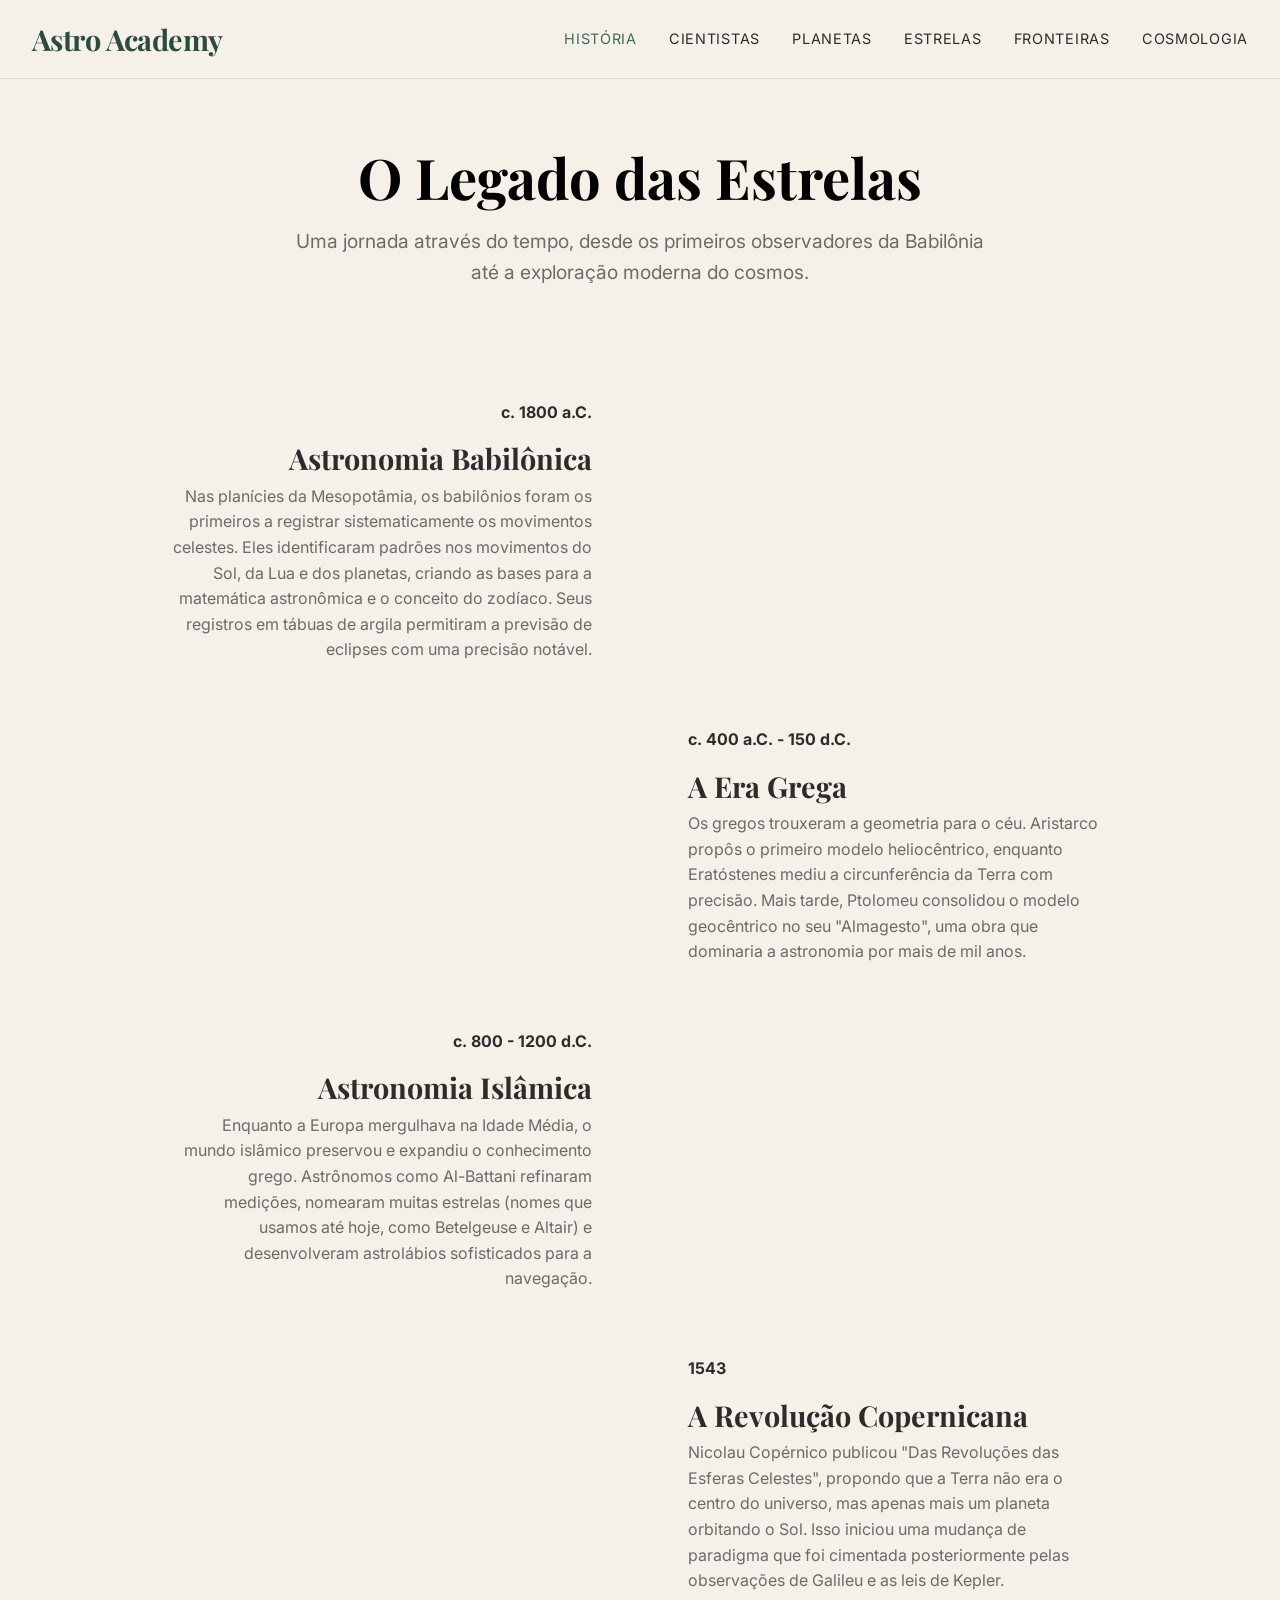
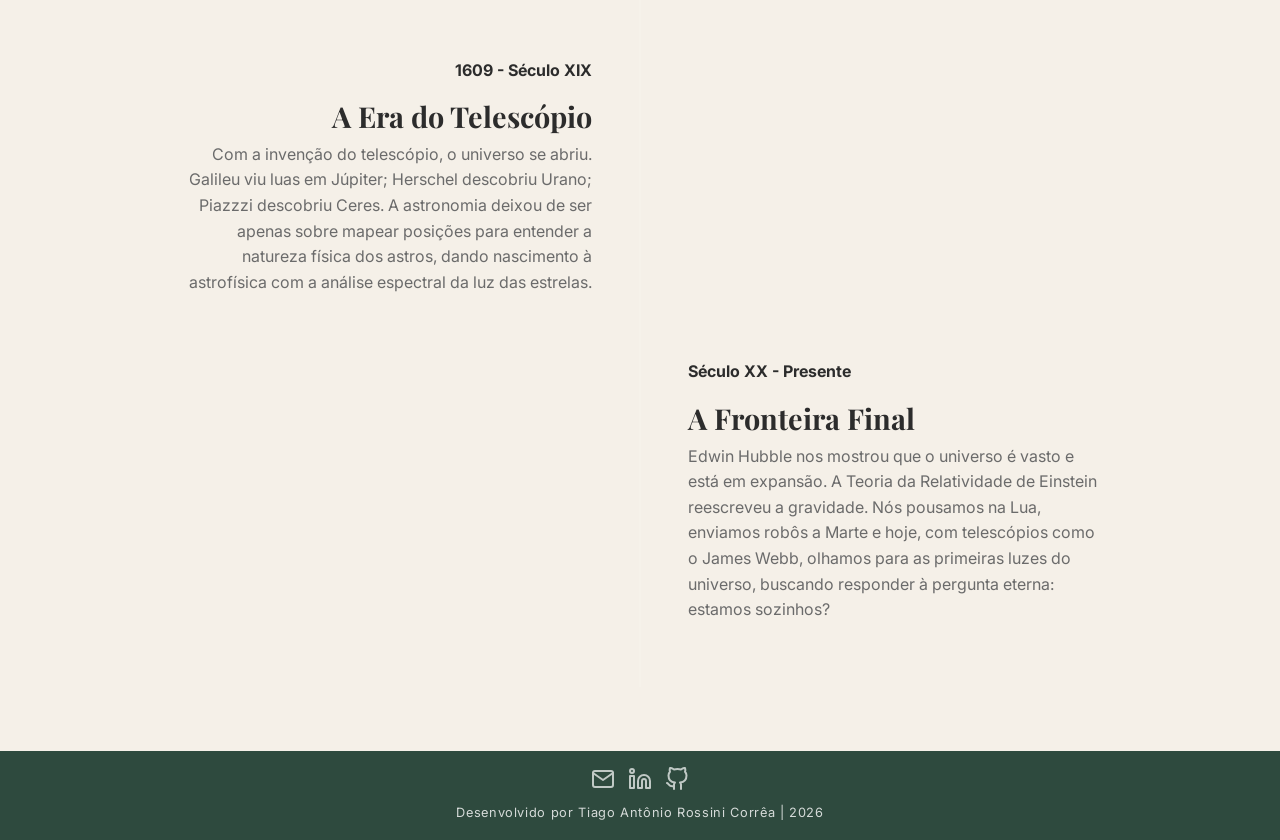
<file: index.html>
<!DOCTYPE html>
<html lang="pt-BR">
<head>
    <meta charset="UTF-8">
    <meta name="viewport" content="width=device-width, initial-scale=1.0">
    <title>Astro Academy - História da Astronomia</title>
    <link rel="stylesheet" href="css/styles.css">
    <style>
        /* Specific styles for history page */
        .history-hero {
            padding: 4rem 2rem;
            max-width: 1200px;
            margin: 0 auto;
            text-align: center;
        }

        .history-hero h1 {
            font-size: 3.5rem;
            margin-bottom: 1rem;
            color: #000000; /* Black text requested */
            background: none;
            -webkit-background-clip: border-box;
            background-clip: border-box;
            -webkit-text-fill-color: initial;
        }

        .history-hero p {
            font-size: 1.2rem;
            color: var(--text-muted);
            max-width: 700px;
            margin: 0 auto 3rem auto;
        }

        .timeline-section {
            max-width: 1000px;
            margin: 0 auto 4rem auto;
            padding: 0 2rem;
            position: relative;
        }

        .timeline-section::before {
            content: '';
            position: absolute;
            left: 50%;
            top: 0;
            bottom: 0;
            width: 2px;
            background: rgba(255,255,255,0.1);
            transform: translateX(-50%);
        }

        .timeline-item {
            margin-bottom: 4rem;
            position: relative;
            width: 50%;
        }

        .timeline-item:nth-child(odd) {
            left: 0;
            padding-right: 3rem;
            text-align: right;
        }

        .timeline-item:nth-child(even) {
            left: 50%;
            padding-left: 3rem;
            text-align: left;
        }

        .timeline-dot {
            position: absolute;
            top: 0;
            width: 20px;
            height: 20px;
            background: var(--accent-color);
            border-radius: 50%;
            border: 4px solid var(--bg-dark);
            z-index: 2;
        }

        .timeline-item:nth-child(odd) .timeline-dot {
            right: -10px;
        }

        .timeline-item:nth-child(even) .timeline-dot {
            left: -10px;
        }

        .timeline-content h2 {
            font-size: 1.8rem;
            color: var(--text-light);
            margin-bottom: 0.5rem;
        }

        .timeline-content .date {
            color: var(--accent-color);
            font-weight: bold;
            display: block;
            margin-bottom: 1rem;
        }

        .timeline-content p {
            line-height: 1.6;
            color: var(--text-muted);
        }

        @media (max-width: 768px) {
            .timeline-section::before {
                left: 20px;
            }
            .timeline-item {
                width: 100%;
                left: 0 !important;
                padding-left: 50px !important;
                padding-right: 0 !important;
                text-align: left !important;
            }
            .timeline-dot {
                left: 10px !important;
            }
        }
    </style>
</head>
<body>
    <nav class="main-nav">
        <a href="index.html" class="brand">Astro Academy</a>
        <button class="hamburger">☰</button>
        <ul class="nav-links">
            <li><a href="index.html" class="active">História</a></li>
            <li><a href="cientistas.html">Cientistas</a></li>
            <li><a href="planetas.html">Planetas</a></li>
            <li><a href="estrelas.html">Estrelas</a></li>
            <li><a href="nuvem-oort-kuiper.html">Fronteiras</a></li>
            <li><a href="cosmologia.html">Cosmologia</a></li>
        </ul>
    </nav>

    <header class="history-hero fade-in">
        <h1>O Legado das Estrelas</h1>
        <p>Uma jornada através do tempo, desde os primeiros observadores da Babilônia até a exploração moderna do cosmos.</p>
    </header>

    <main class="timeline-section fade-in">
        <!-- Babilônia -->
        <div class="timeline-item">
            <div class="timeline-dot"></div>
            <div class="timeline-content">
                <span class="date">c. 1800 a.C.</span>
                <h2>Astronomia Babilônica</h2>
                <p>
                    Nas planícies da Mesopotâmia, os babilônios foram os primeiros a registrar sistematicamente os movimentos celestes. 
                    Eles identificaram padrões nos movimentos do Sol, da Lua e dos planetas, criando as bases para a matemática astronômica 
                    e o conceito do zodíaco. Seus registros em tábuas de argila permitiram a previsão de eclipses com uma precisão notável.
                </p>
            </div>
        </div>

        <!-- Grécia Antiga -->
        <div class="timeline-item">
            <div class="timeline-dot"></div>
            <div class="timeline-content">
                <span class="date">c. 400 a.C. - 150 d.C.</span>
                <h2>A Era Grega</h2>
                <p>
                    Os gregos trouxeram a geometria para o céu. Aristarco propôs o primeiro modelo heliocêntrico, enquanto Eratóstenes mediu 
                    a circunferência da Terra com precisão. Mais tarde, Ptolomeu consolidou o modelo geocêntrico no seu "Almagesto", 
                    uma obra que dominaria a astronomia por mais de mil anos.
                </p>
            </div>
        </div>

        <!-- Idade de Ouro Islâmica -->
        <div class="timeline-item">
            <div class="timeline-dot"></div>
            <div class="timeline-content">
                <span class="date">c. 800 - 1200 d.C.</span>
                <h2>Astronomia Islâmica</h2>
                <p>
                    Enquanto a Europa mergulhava na Idade Média, o mundo islâmico preservou e expandiu o conhecimento grego. 
                    Astrônomos como Al-Battani refinaram medições, nomearam muitas estrelas (nomes que usamos até hoje, como Betelgeuse e Altair) 
                    e desenvolveram astrolábios sofisticados para a navegação.
                </p>
            </div>
        </div>

        <!-- Revolução Copernicana -->
        <div class="timeline-item">
            <div class="timeline-dot"></div>
            <div class="timeline-content">
                <span class="date">1543</span>
                <h2>A Revolução Copernicana</h2>
                <p>
                    Nicolau Copérnico publicou "Das Revoluções das Esferas Celestes", propondo que a Terra não era o centro do universo, 
                    mas apenas mais um planeta orbitando o Sol. Isso iniciou uma mudança de paradigma que foi cimentada posteriormente 
                    pelas observações de Galileu e as leis de Kepler.
                </p>
            </div>
        </div>

        <!-- A Era do Telescópio -->
        <div class="timeline-item">
            <div class="timeline-dot"></div>
            <div class="timeline-content">
                <span class="date">1609 - Século XIX</span>
                <h2>A Era do Telescópio</h2>
                <p>
                    Com a invenção do telescópio, o universo se abriu. Galileu viu luas em Júpiter; Herschel descobriu Urano; 
                    Piazzzi descobriu Ceres. A astronomia deixou de ser apenas sobre mapear posições para entender a natureza física dos astros, 
                    dando nascimento à astrofísica com a análise espectral da luz das estrelas.
                </p>
            </div>
        </div>

        <!-- Astronomia Moderna -->
        <div class="timeline-item">
            <div class="timeline-dot"></div>
            <div class="timeline-content">
                <span class="date">Século XX - Presente</span>
                <h2>A Fronteira Final</h2>
                <p>
                    Edwin Hubble nos mostrou que o universo é vasto e está em expansão. A Teoria da Relatividade de Einstein reescreveu a gravidade. 
                    Nós pousamos na Lua, enviamos robôs a Marte e hoje, com telescópios como o James Webb, olhamos para as primeiras luzes do universo, 
                    buscando responder à pergunta eterna: estamos sozinhos?
                </p>
            </div>
        </div>
    </main>

    <script src="js/main.js"></script>
    <script src="js/footer.js"></script>
</body>
</body>
</html>
</file>
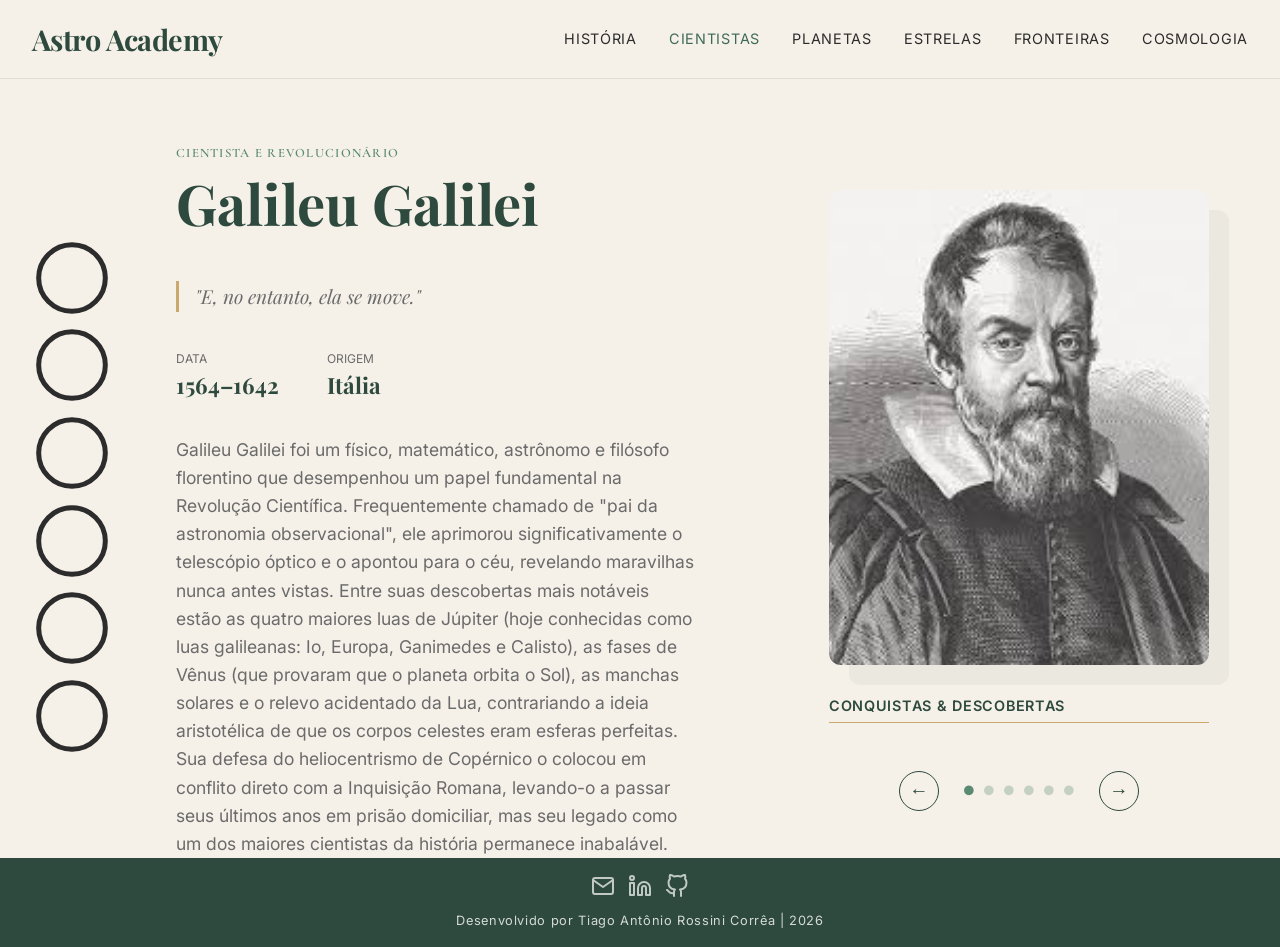
<file: cientistas.html>
<!doctype html>
<html lang="pt-BR">
  <head>
    <meta charset="UTF-8" />
    <meta name="viewport" content="width=device-width, initial-scale=1.0" />
    <title>ASTRO.BIO - Cientistas Revolucionários</title>
    <link rel="stylesheet" href="css/styles.css" />
    <link rel="stylesheet" href="css/cientistas.css" />
  </head>
  <body>
    <nav class="main-nav">
      <a href="index.html" class="brand">Astro Academy</a>
      <button class="hamburger">☰</button>
      <ul class="nav-links">
        <li><a href="index.html">História</a></li>
        <li><a href="cientistas.html" class="active">Cientistas</a></li>
        <li><a href="planetas.html">Planetas</a></li>
        <li><a href="estrelas.html">Estrelas</a></li>
        <li><a href="nuvem-oort-kuiper.html">Fronteiras</a></li>
        <li><a href="cosmologia.html">Cosmologia</a></li>
      </ul>
    </nav>

    <main class="container">
      <!-- Sidebar Navigation for Scientists (Desktop) -->
      <aside class="sidebar fade-in">
        <div class="sidebar-icons">
          <div
            class="sidebar-item active"
            data-target="galileu"
            title="Galileu Galilei"
          >
            <!-- Telescope Icon -->
            <svg
              viewBox="0 0 24 24"
              fill="none"
              stroke="currentColor"
              stroke-width="1.5"
            >
              <path
                d="M4 14l10-10M4 14l-3 3M4 14l5 1M14 4l1 5M14 4l6-2M20 22l-4-9M4 22l4-9"
              />
            </svg>
          </div>
          <!-- More icons will be controlled by JS logic or just strictly links for now -->
        </div>
      </aside>

      <!-- Main Content Area: Carousel/Slider -->
      <section class="scientist-display fade-in">
        <div class="scientist-card active" id="galileu">
          
          <div class="card-content">
            <span class="label">Cientista e Revolucionário</span>
            <h1>Galileu Galilei</h1>
            <p class="quote">"E, no entanto, ela se move."</p>

            <div class="meta-info">
              <div class="meta-block">
                <span class="meta-label">Data</span>
                <span class="meta-value">1564–1642</span>
              </div>
              <div class="meta-block">
                <span class="meta-label">Origem</span>
                <span class="meta-value">Itália</span>
              </div>
            </div>

            <p class="bio">
              Galileu Galilei foi um físico, matemático, astrônomo e filósofo florentino que desempenhou um papel fundamental na Revolução Científica. Frequentemente chamado de "pai da astronomia observacional", ele aprimorou significativamente o telescópio óptico e o apontou para o céu, revelando maravilhas nunca antes vistas. Entre suas descobertas mais notáveis estão as quatro maiores luas de Júpiter (hoje conhecidas como luas galileanas: Io, Europa, Ganimedes e Calisto), as fases de Vênus (que provaram que o planeta orbita o Sol), as manchas solares e o relevo acidentado da Lua, contrariando a ideia aristotélica de que os corpos celestes eram esferas perfeitas. Sua defesa do heliocentrismo de Copérnico o colocou em conflito direto com a Inquisição Romana, levando-o a passar seus últimos anos em prisão domiciliar, mas seu legado como um dos maiores cientistas da história permanece inabalável.
            </p>
          </div>

          <div class="card-visual">
            <div class="image-wrapper">
              <img src="img/galilei.jpg" alt="Galileu Galilei" class="scientist-img">
            </div>
            
            <!-- Achievements List Below Image -->
            <div class="achievements-block">
                <h3 class="achievements-title">Conquistas & Descobertas</h3>
                <ul class="achievements-list">
                    <!-- Populated by JS -->
                </ul>
            </div>

            <!-- Controls Below Achievements -->
            <div class="carousel-controls">
              <button class="prev-btn">←</button>
              <div class="pagination-dots">
                  <span>●</span><span>●</span><span>●</span><span>●</span><span>●</span><span>●</span>
              </div>
              <button class="next-btn">→</button>
            </div>
          </div>

        </div>
      </section>
    </main>

    <script src="js/main.js"></script>
    <script src="js/footer.js"></script>
  </body>
    <script src="js/carrossel.js"></script>
  </body>
</html>
</file>
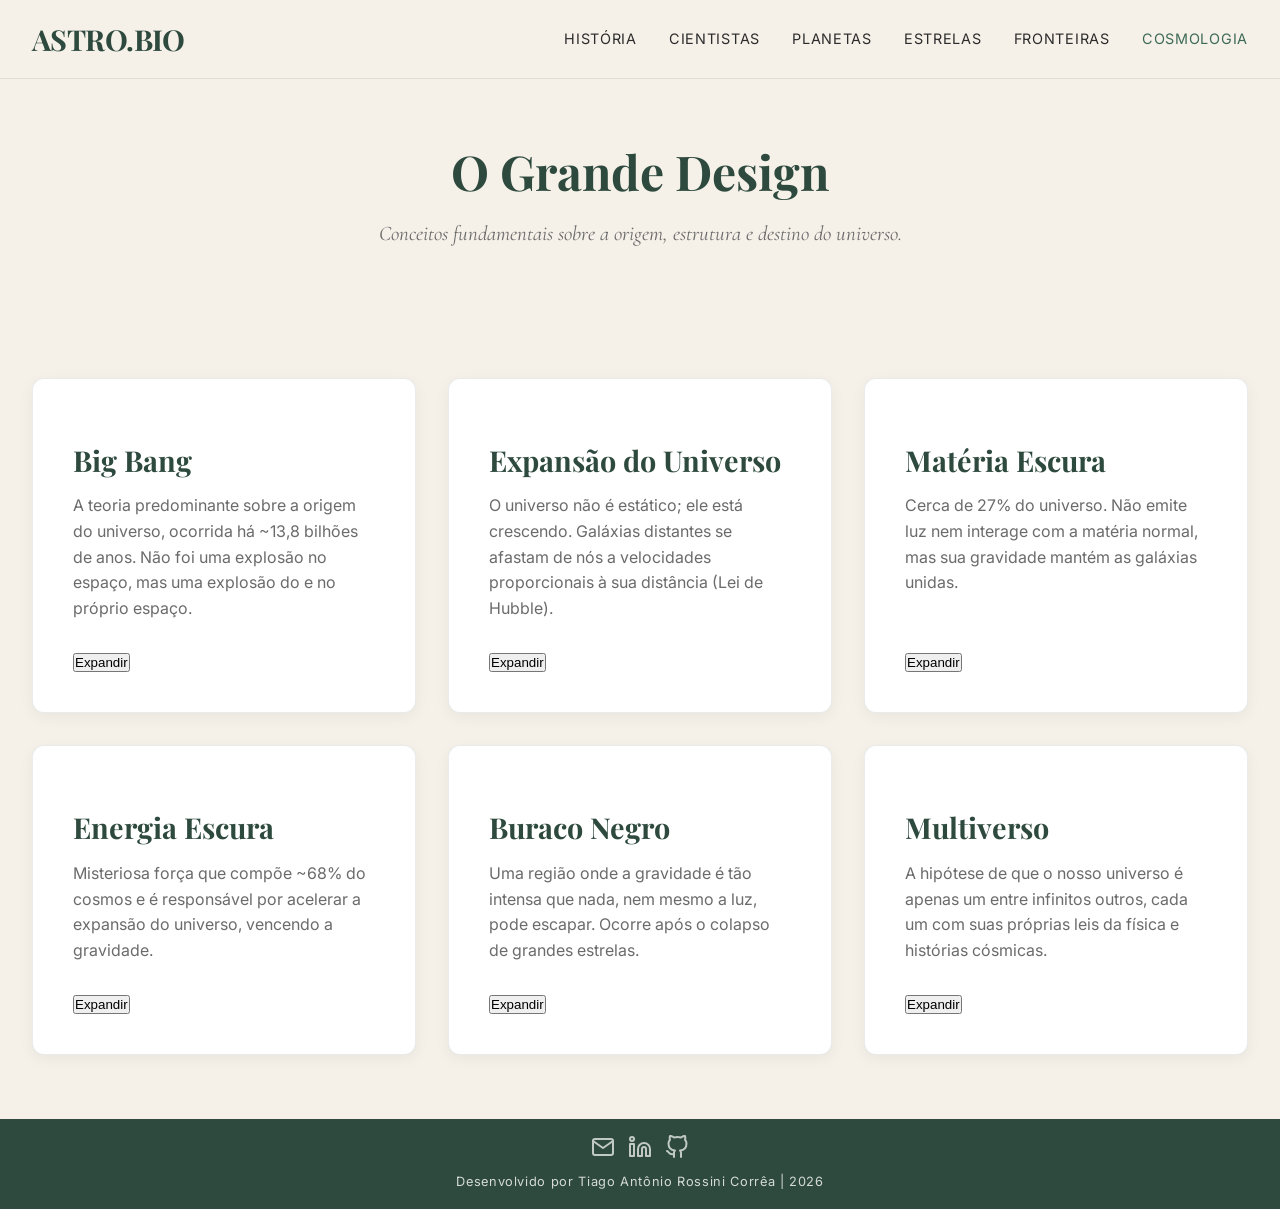
<file: cosmologia.html>
<!DOCTYPE html>
<html lang="pt-BR">
<head>
    <meta charset="UTF-8">
    <meta name="viewport" content="width=device-width, initial-scale=1.0">
    <title>ASTRO.BIO - Cosmologia</title>
    <link rel="stylesheet" href="css/styles.css">
    <link rel="stylesheet" href="css/cosmologia.css">
</head>
<body>
    <nav class="main-nav">
        <a href="index.html" class="brand">ASTRO.BIO</a>
        <button class="hamburger">☰</button>
        <ul class="nav-links">
            <li><a href="index.html">História</a></li>
            <li><a href="cientistas.html">Cientistas</a></li>
            <li><a href="planetas.html">Planetas</a></li>
            <li><a href="estrelas.html">Estrelas</a></li>
            <li><a href="nuvem-oort-kuiper.html">Fronteiras</a></li>
            <li><a href="cosmologia.html" class="active">Cosmologia</a></li>
        </ul>
    </nav>

    <main class="cosmo-container">
        <div class="cosmo-header fade-in">
            <h1>O Grande Design</h1>
            <p>Conceitos fundamentais sobre a origem, estrutura e destino do universo.</p>
        </div>

        <section class="concepts-grid">
            <!-- Big Bang -->
            <div class="concept-card fade-in">
                <div class="card-icon"></div>
                <h2>Big Bang</h2>
                <p>A teoria predominante sobre a origem do universo, ocorrida há ~13,8 bilhões de anos. Não foi uma explosão no espaço, mas uma explosão do e no próprio espaço.</p>
                <button class="learn-more">Expandir</button>
            </div>

            <!-- Expansão -->
            <div class="concept-card fade-in">
                <div class="card-icon"></div>
                <h2>Expansão do Universo</h2>
                <p>O universo não é estático; ele está crescendo. Galáxias distantes se afastam de nós a velocidades proporcionais à sua distância (Lei de Hubble).</p>
                <button class="learn-more">Expandir</button>
            </div>

            <!-- Matéria Escura -->
            <div class="concept-card fade-in">
                <div class="card-icon"></div>
                <h2>Matéria Escura</h2>
                <p>Cerca de 27% do universo. Não emite luz nem interage com a matéria normal, mas sua gravidade mantém as galáxias unidas.</p>
                <button class="learn-more">Expandir</button>
            </div>

            <!-- Energia Escura -->
            <div class="concept-card fade-in">
                <div class="card-icon"></div>
                <h2>Energia Escura</h2>
                <p>Misteriosa força que compõe ~68% do cosmos e é responsável por acelerar a expansão do universo, vencendo a gravidade.</p>
                <button class="learn-more">Expandir</button>
            </div>

            <!-- Buraco Negro -->
            <div class="concept-card fade-in">
                <div class="card-icon"></div>
                <h2>Buraco Negro</h2>
                <p>Uma região onde a gravidade é tão intensa que nada, nem mesmo a luz, pode escapar. Ocorre após o colapso de grandes estrelas.</p>
                <button class="learn-more">Expandir</button>
            </div>

            <!-- Multiverso -->
            <div class="concept-card fade-in">
                <div class="card-icon"></div>
                <h2>Multiverso</h2>
                <p>A hipótese de que o nosso universo é apenas um entre infinitos outros, cada um com suas próprias leis da física e histórias cósmicas.</p>
                <button class="learn-more">Expandir</button>
            </div>
        </section>
    </main>

    <script src="js/main.js"></script>
    <script src="js/footer.js"></script>
</body>
</body>
</html>
</file>
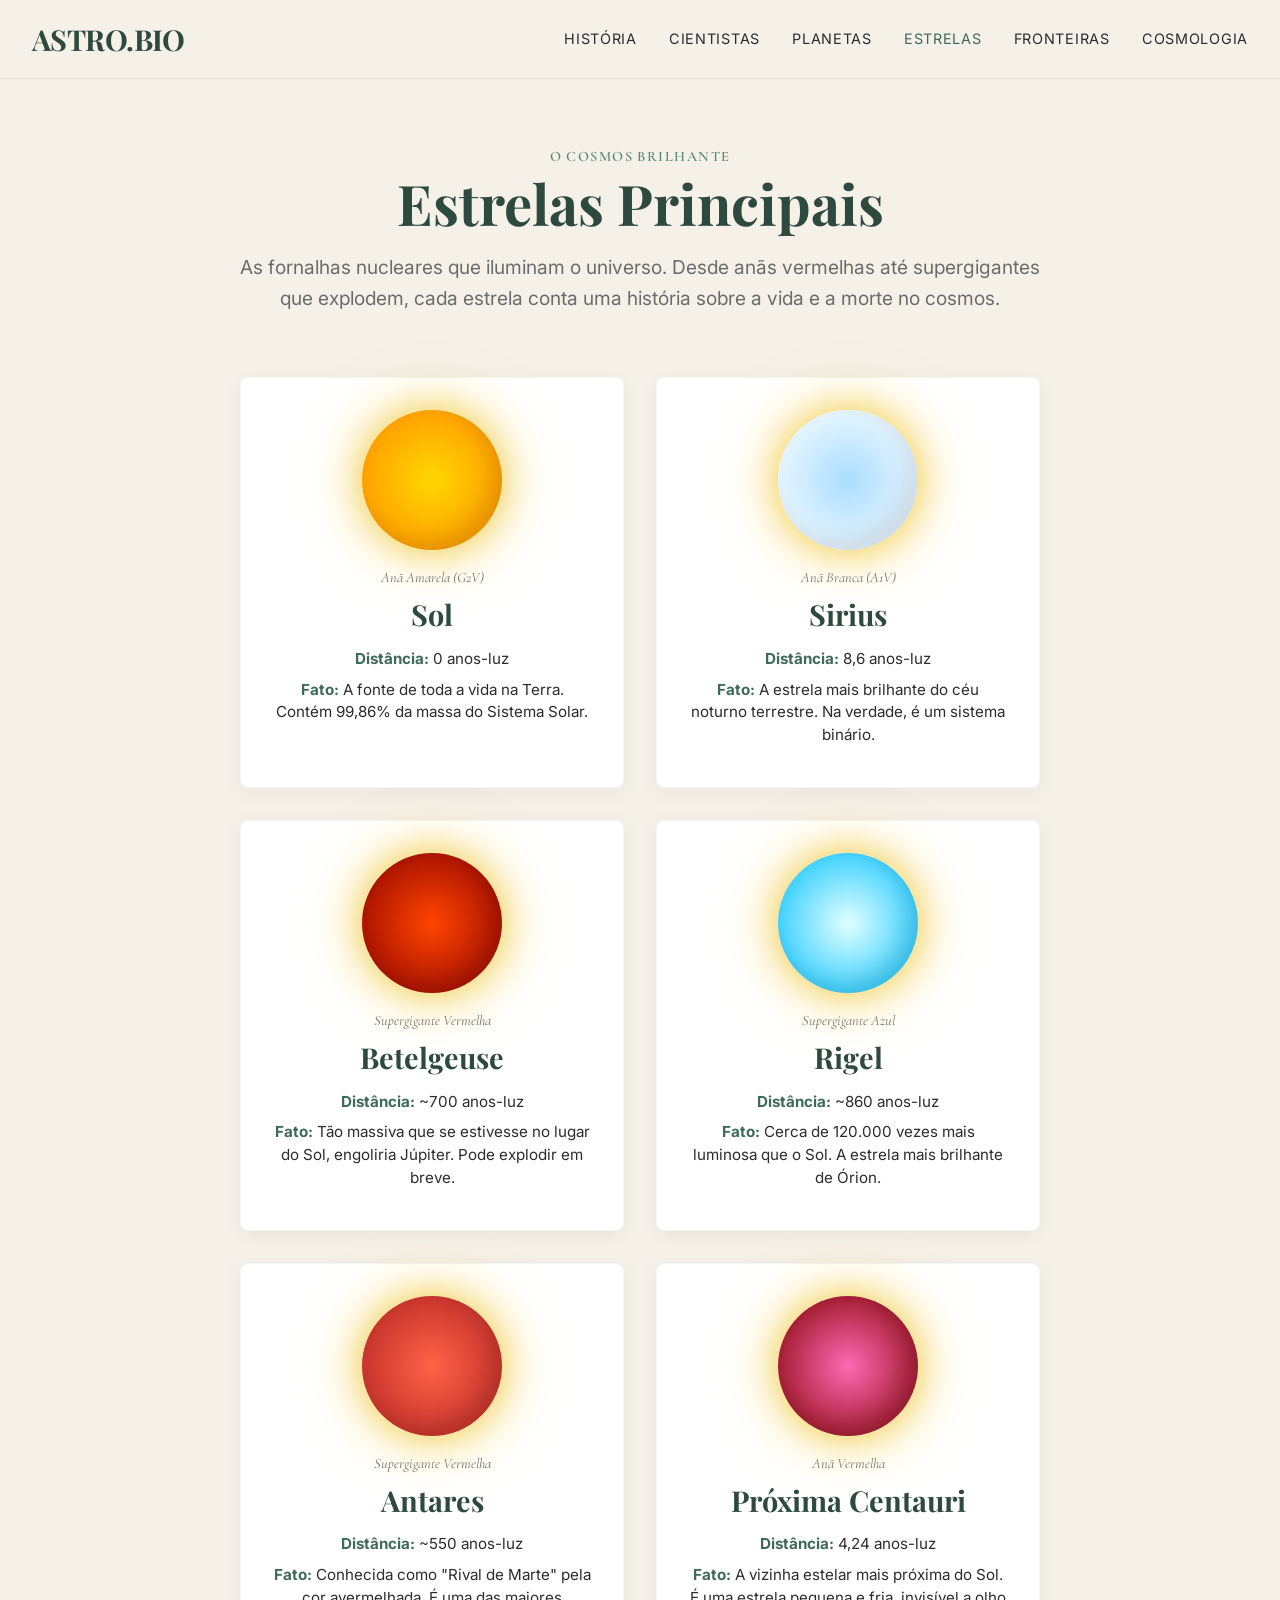
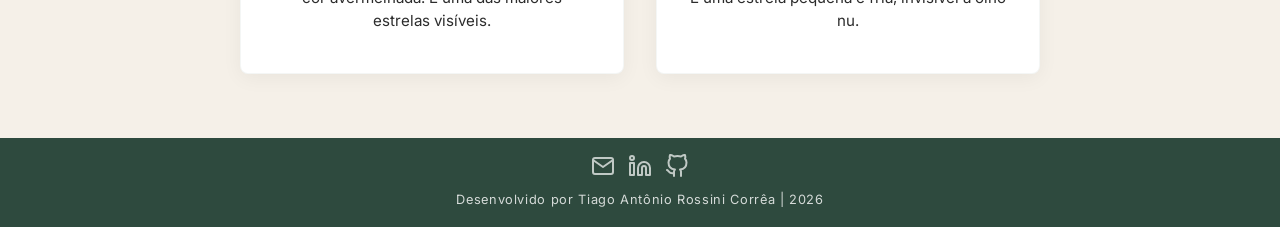
<file: estrelas.html>
<!DOCTYPE html>
<html lang="pt-BR">
<head>
    <meta charset="UTF-8">
    <meta name="viewport" content="width=device-width, initial-scale=1.0">
    <title>ASTRO.BIO - Estrelas</title>
    <link rel="stylesheet" href="css/styles.css">
    <link rel="stylesheet" href="css/estrelas.css">
</head>
<body>
    <nav class="main-nav">
        <a href="index.html" class="brand">ASTRO.BIO</a>
        <button class="hamburger">☰</button>
        <ul class="nav-links">
            <li><a href="index.html">História</a></li>
            <li><a href="cientistas.html">Cientistas</a></li>
            <li><a href="planetas.html">Planetas</a></li>
            <li><a href="estrelas.html" class="active">Estrelas</a></li>
            <li><a href="nuvem-oort-kuiper.html">Fronteiras</a></li>
            <li><a href="cosmologia.html">Cosmologia</a></li>
        </ul>
    </nav>

    <main class="container section-padding">
        <div class="header-section fade-in">
            <span class="label">O Cosmos Brilhante</span>
            <h1>Estrelas Principais</h1>
            <p class="intro-text">
                As fornalhas nucleares que iluminam o universo. Desde anãs vermelhas até supergigantes que explodem, 
                cada estrela conta uma história sobre a vida e a morte no cosmos.
            </p>
        </div>

        <section class="stars-grid">
            <!-- Sol -->
            <div class="star-card fade-in">
                <div class="star-visual" style="background: radial-gradient(circle, #ffd700, #ff8c00);"></div>
                <div class="star-info">
                    <span class="star-type">Anã Amarela (G2V)</span>
                    <h3>Sol</h3>
                    <div class="star-data">
                        <p><strong>Distância:</strong> 0 anos-luz</p>
                        <p><strong>Fato:</strong> A fonte de toda a vida na Terra. Contém 99,86% da massa do Sistema Solar.</p>
                    </div>
                </div>
            </div>

            <!-- Sirio -->
            <div class="star-card fade-in">
                <div class="star-visual" style="background: radial-gradient(circle, #aaddff, #ffffff);"></div>
                <div class="star-info">
                    <span class="star-type">Anã Branca (A1V)</span>
                    <h3>Sirius</h3>
                    <div class="star-data">
                        <p><strong>Distância:</strong> 8,6 anos-luz</p>
                        <p><strong>Fato:</strong> A estrela mais brilhante do céu noturno terrestre. Na verdade, é um sistema binário.</p>
                    </div>
                </div>
            </div>

            <!-- Betelgeuse -->
            <div class="star-card fade-in">
                <div class="star-visual" style="background: radial-gradient(circle, #ff4500, #8b0000);"></div>
                <div class="star-info">
                    <span class="star-type">Supergigante Vermelha</span>
                    <h3>Betelgeuse</h3>
                    <div class="star-data">
                        <p><strong>Distância:</strong> ~700 anos-luz</p>
                        <p><strong>Fato:</strong> Tão massiva que se estivesse no lugar do Sol, engoliria Júpiter. Pode explodir em breve.</p>
                    </div>
                </div>
            </div>

             <!-- Rigel -->
             <div class="star-card fade-in">
                <div class="star-visual" style="background: radial-gradient(circle, #e0ffff, #00bfff);"></div>
                <div class="star-info">
                    <span class="star-type">Supergigante Azul</span>
                    <h3>Rigel</h3>
                    <div class="star-data">
                        <p><strong>Distância:</strong> ~860 anos-luz</p>
                        <p><strong>Fato:</strong> Cerca de 120.000 vezes mais luminosa que o Sol. A estrela mais brilhante de Órion.</p>
                    </div>
                </div>
            </div>

            <!-- Antares -->
            <div class="star-card fade-in">
                <div class="star-visual" style="background: radial-gradient(circle, #ff6347, #b22222);"></div>
                <div class="star-info">
                    <span class="star-type">Supergigante Vermelha</span>
                    <h3>Antares</h3>
                    <div class="star-data">
                        <p><strong>Distância:</strong> ~550 anos-luz</p>
                        <p><strong>Fato:</strong> Conhecida como "Rival de Marte" pela cor avermelhada. É uma das maiores estrelas visíveis.</p>
                    </div>
                </div>
            </div>

            <!-- Proxima Centauri -->
            <div class="star-card fade-in">
                <div class="star-visual" style="background: radial-gradient(circle, #ff69b4, #800000);"></div>
                <div class="star-info">
                    <span class="star-type">Anã Vermelha</span>
                    <h3>Próxima Centauri</h3>
                    <div class="star-data">
                        <p><strong>Distância:</strong> 4,24 anos-luz</p>
                        <p><strong>Fato:</strong> A vizinha estelar mais próxima do Sol. É uma estrela pequena e fria, invisível a olho nu.</p>
                    </div>
                </div>
            </div>
        </section>
    </main>
    
    <script src="js/main.js"></script>
    <script src="js/footer.js"></script>
</body>
</body>
</html>
</file>
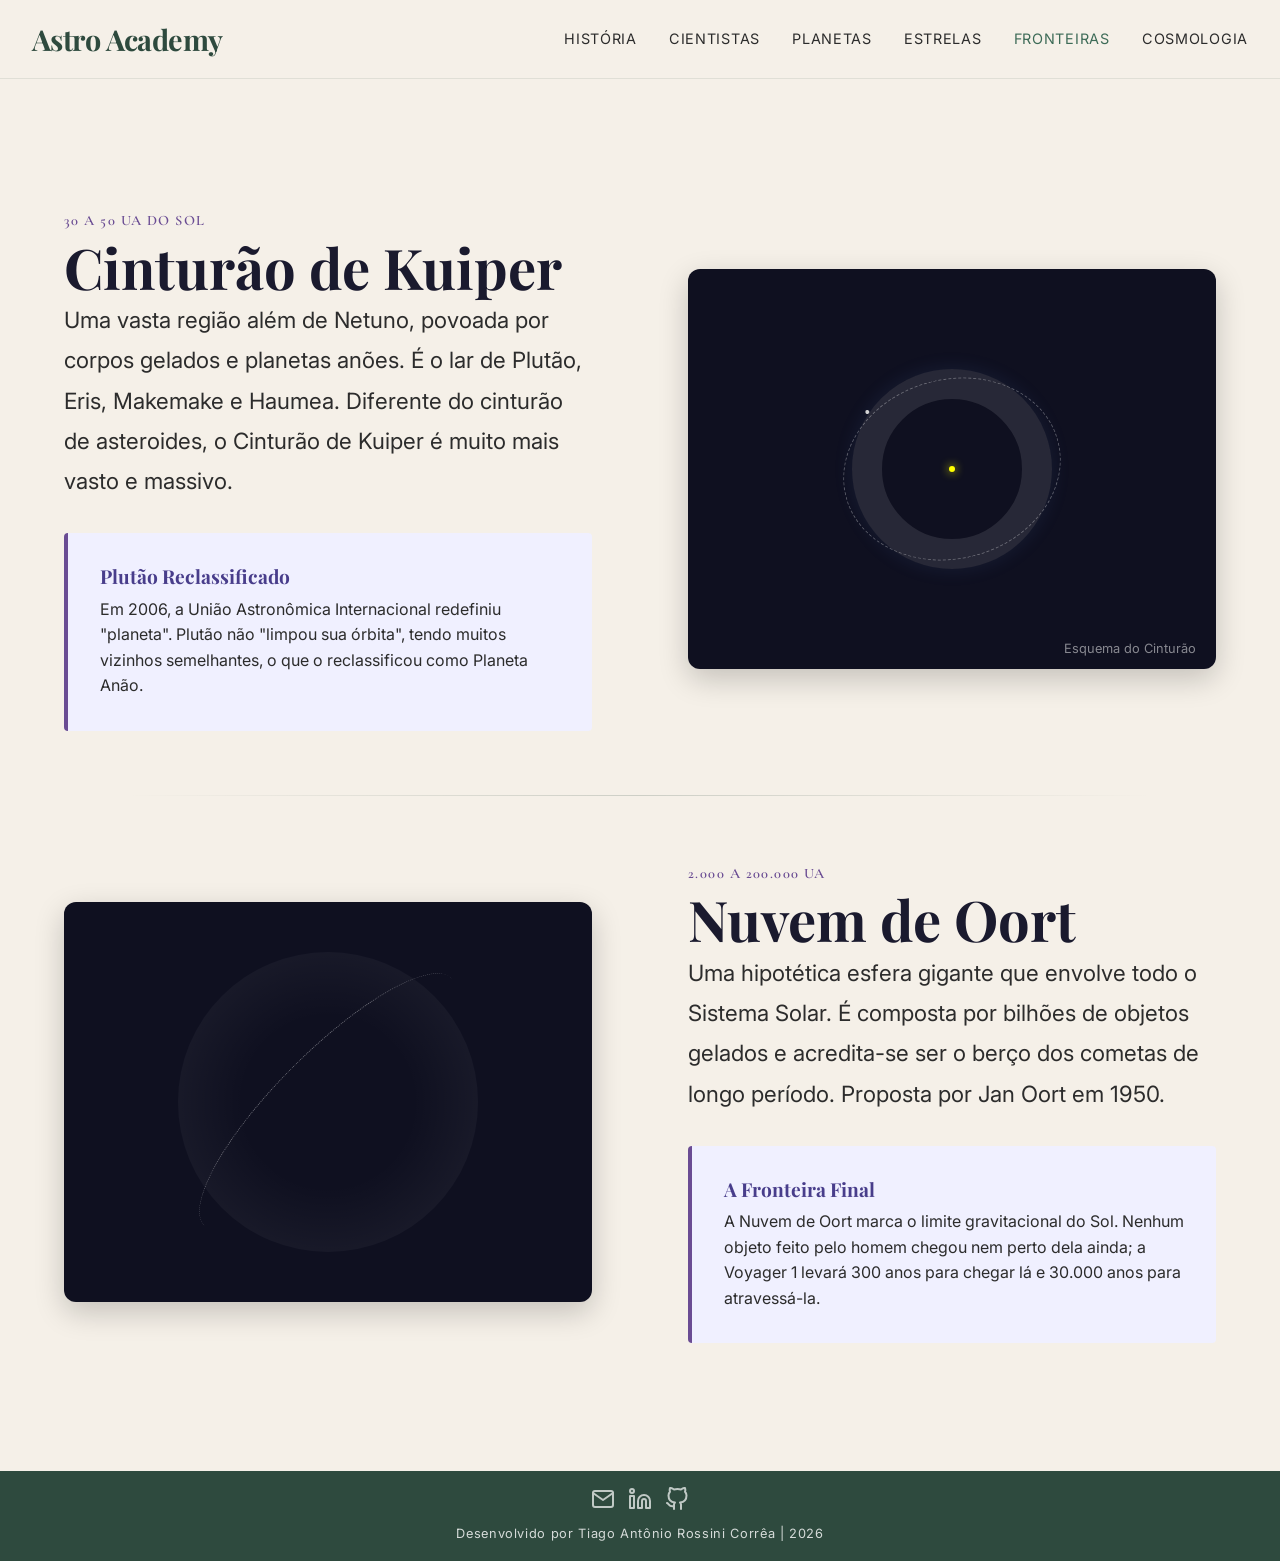
<file: nuvem-oort-kuiper.html>
<!DOCTYPE html>
<html lang="pt-BR">
<head>
    <meta charset="UTF-8">
    <meta name="viewport" content="width=device-width, initial-scale=1.0">
    <title>ASTRO.BIO - Limites do Sistema Solar</title>
    <link rel="stylesheet" href="css/styles.css">
    <link rel="stylesheet" href="css/nuvem.css">
</head>
<body>
    <nav class="main-nav">
        <a href="index.html" class="brand">Astro Academy</a>
        <button class="hamburger">☰</button>
        <ul class="nav-links">
            <li><a href="index.html">História</a></li>
            <li><a href="cientistas.html">Cientistas</a></li>
            <li><a href="planetas.html">Planetas</a></li>
            <li><a href="estrelas.html">Estrelas</a></li>
            <li><a href="nuvem-oort-kuiper.html" class="active">Fronteiras</a></li>
            <li><a href="cosmologia.html">Cosmologia</a></li>
        </ul>
    </nav>

    <main>
        <div class="outer-solar-container">
            <!-- Section 1: Kuiper Belt -->
            <section class="split-section kuiper-section fade-in">
                <div class="content-block">
                    <span class="label">30 a 50 UA do Sol</span>
                    <h1>Cinturão de Kuiper</h1>
                    <p class="description">
                        Uma vasta região além de Netuno, povoada por corpos gelados e planetas anões. 
                        É o lar de Plutão, Eris, Makemake e Haumea. Diferente do cinturão de asteroides, 
                        o Cinturão de Kuiper é muito mais vasto e massivo.
                    </p>
                    <div class="fact-box">
                        <h3>Plutão Reclassificado</h3>
                        <p>
                            Em 2006, a União Astronômica Internacional redefiniu "planeta". Plutão não "limpou sua órbita", 
                            tendo muitos vizinhos semelhantes, o que o reclassificou como Planeta Anão.
                        </p>
                    </div>
                </div>
                <div class="visual-block kuiper-visual">
                    <!-- CSS Art for Kuiper Belt -->
                    <div class="sun-point"></div>
                    <div class="belt-ring"></div>
                    <div class="pluto-orbit">
                        <div class="pluto-dot"></div>
                    </div>
                    <span class="caption-visual">Esquema do Cinturão</span>
                </div>
            </section>

            <div class="divider-line"></div>

            <!-- Section 2: Oort Cloud -->
            <section class="split-section oort-section fade-in">
                 <div class="visual-block oort-visual">
                    <div class="oort-sphere"></div>
                    <div class="comet-path"></div>
                </div>
                <div class="content-block">
                    <span class="label">2.000 a 200.000 UA</span>
                    <h1>Nuvem de Oort</h1>
                    <p class="description">
                        Uma hipotética esfera gigante que envolve todo o Sistema Solar. É composta por bilhões de objetos 
                        gelados e acredita-se ser o berço dos cometas de longo período. Proposta por Jan Oort em 1950.
                    </p>
                    <div class="fact-box">
                        <h3>A Fronteira Final</h3>
                        <p>
                            A Nuvem de Oort marca o limite gravitacional do Sol. Nenhum objeto feito pelo homem chegou nem perto dela ainda; 
                            a Voyager 1 levará 300 anos para chegar lá e 30.000 anos para atravessá-la.
                        </p>
                    </div>
                </div>
            </section>
        </div>
    </main>

    <script src="js/main.js"></script>
    <script src="js/footer.js"></script>
</body>
</body>
</html>
</file>
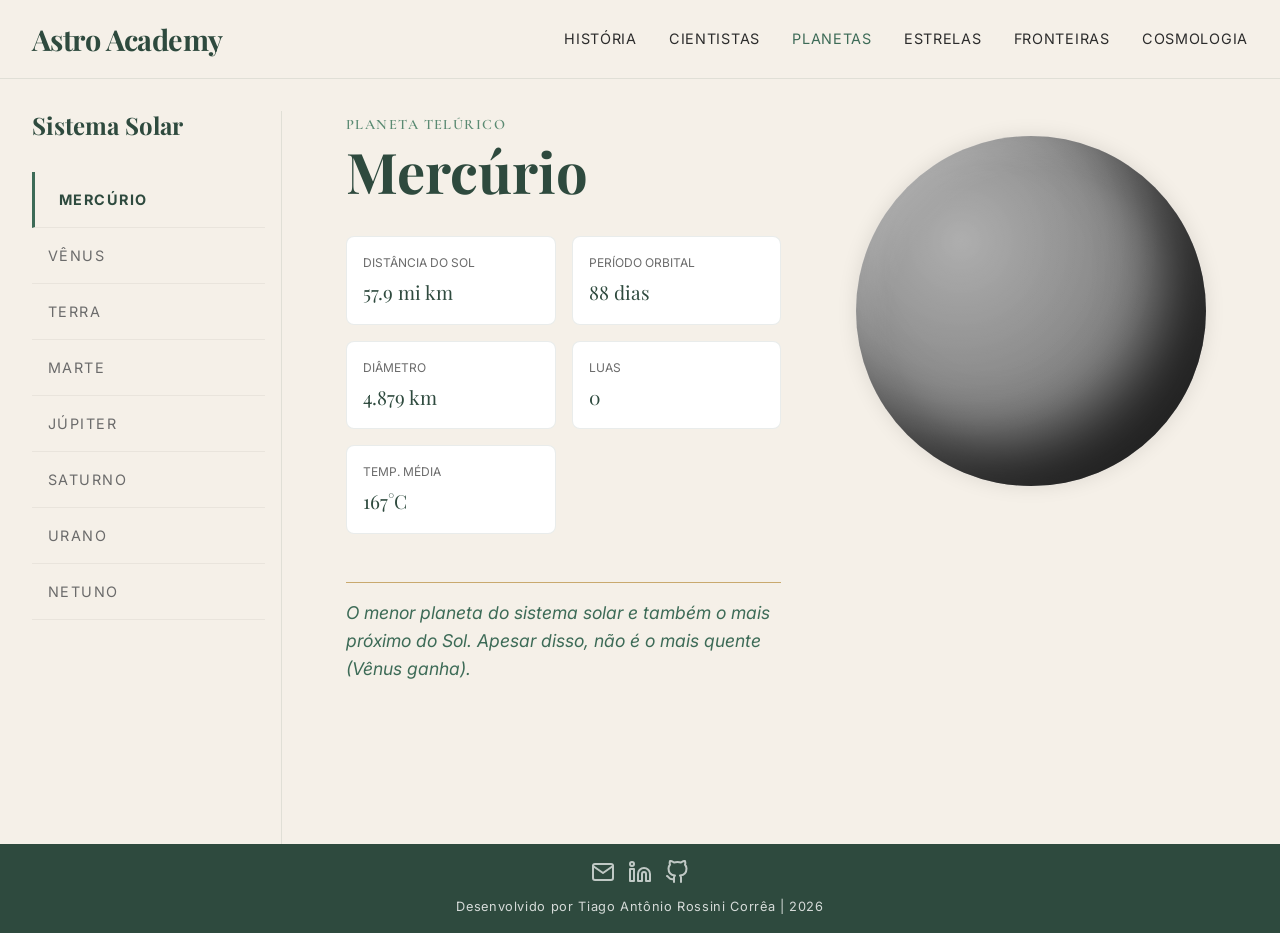
<file: planetas.html>
<!DOCTYPE html>
<html lang="pt-BR">
<head>
    <meta charset="UTF-8">
    <meta name="viewport" content="width=device-width, initial-scale=1.0">
    <title>ASTRO.BIO - Planetas do Sistema Solar</title>
    <link rel="stylesheet" href="css/styles.css">
    <link rel="stylesheet" href="css/planetas.css">
</head>
<body>
    <nav class="main-nav">
        <a href="index.html" class="brand">Astro Academy</a>
        <button class="hamburger">☰</button>
        <ul class="nav-links">
            <li><a href="index.html">História</a></li>
            <li><a href="cientistas.html">Cientistas</a></li>
            <li><a href="planetas.html" class="active">Planetas</a></li>
            <li><a href="estrelas.html">Estrelas</a></li>
            <li><a href="nuvem-oort-kuiper.html">Fronteiras</a></li>
            <li><a href="cosmologia.html">Cosmologia</a></li>
        </ul>
    </nav>

    <main class="container planet-layout">
        <!-- Planet Selector Sidebar -->
        <aside class="planet-nav fade-in">
            <h2>Sistema Solar</h2>
            <ul class="planet-list">
                <li class="active" data-planet="mercurio">Mercúrio</li>
                <li data-planet="venus">Vênus</li>
                <li data-planet="terra">Terra</li>
                <li data-planet="marte">Marte</li>
                <li data-planet="jupiter">Júpiter</li>
                <li data-planet="saturno">Saturno</li>
                <li data-planet="urano">Urano</li>
                <li data-planet="netuno">Netuno</li>
            </ul>
        </aside>

        <!-- Main Display Content -->
        <section class="planet-details fade-in" id="planet-display">
            <div class="planet-header">
                <span class="label transport-label">Planeta Telúrico</span>
                <h1 class="planet-name">Mercúrio</h1>
            </div>

            <div class="planet-visual">
                 <div class="planet-circle" style="background: radial-gradient(circle at 30% 30%, #a5a5a5, #5e5e5e);"></div>
            </div>

            <div class="planet-stats">
                <div class="stat-box">
                    <span class="stat-label">Distância do Sol</span>
                    <span class="stat-value">57.9 mi km</span>
                </div>
                <div class="stat-box">
                    <span class="stat-label">Período Orbital</span>
                    <span class="stat-value">88 dias</span>
                </div>
                <div class="stat-box">
                    <span class="stat-label">Diâmetro</span>
                    <span class="stat-value">4.879 km</span>
                </div>
                <div class="stat-box">
                    <span class="stat-label">Luas</span>
                    <span class="stat-value">0</span>
                </div>
                 <div class="stat-box">
                    <span class="stat-label">Temp. Média</span>
                    <span class="stat-value">167°C</span>
                </div>
            </div>

            <p class="planet-fact">
                O menor planeta do sistema solar e também o mais próximo do Sol. Apesar disso, não é o mais quente (Vênus ganha).
            </p>
        </section>
    </main>

    <script src="js/main.js"></script>
    <script src="js/footer.js"></script>
</body>
    <script src="js/planetas.js"></script>
</body>
</html>
</file>
<file: css/styles.css>
/* 
 * APOLLO.WEB / ASTRO.BIO 
 * Design System & Global Styles
 */

/* Google Fonts Import */
@import url('https://fonts.googleapis.com/css2?family=Cormorant+Garamond:ital,wght@0,400;0,600;1,400&family=Inter:wght@300;400;500;600&family=Playfair+Display:wght@400;600;700&display=swap');

:root {
    /* Color Palette */
    --bg-color: #F5F0E8;        /* Creme quente */
    --bg-secondary: #EBE4D8;    /* Variação para cards/seções */
    --green-dark: #2E4A3E;      /* Dominante */
    --green-medium: #3D6B57;    /* Hover/Acentos */
    --green-light: #5A8A72;     /* Detalhes */
    --text-main: #2C2C2C;       /* Quase preto */
    --text-muted: #6B6B6B;      /* Cinza médio */
    --white: #FFFFFF;
    --gold: #C9A96E;            /* Dourado sutil */
    
    /* Spacing */
    --spacing-xs: 0.5rem;
    --spacing-sm: 1rem;
    --spacing-md: 2rem;
    --spacing-lg: 4rem;
    --spacing-xl: 8rem;
    --spacing-xxl: 6rem;

    /* Transitions */
    --transition-smooth: all 0.4s ease;
}

/* Reset */
* {
    margin: 0;
    padding: 0;
    box-sizing: border-box;
}

body {
    background-color: var(--bg-color);
    color: var(--text-main);
    font-family: 'Inter', sans-serif;
    line-height: 1.6;
    overflow-x: hidden;
    min-height: 100vh;
    display: flex;
    flex-direction: column;
}

main {
    flex: 1;
}

/* Typography */
h1, h2, h3, h4, h5, h6 {
    font-family: 'Playfair Display', serif;
    font-weight: 700;
    line-height: 1.2;
    color: var(--green-dark);
}

h1 { font-size: 3.5rem; }
h2 { font-size: 2.5rem; margin-bottom: var(--spacing-sm); }
h3 { font-size: 1.8rem; margin-bottom: var(--spacing-xs); }

.label {
    font-family: 'Cormorant Garamond', serif;
    text-transform: uppercase;
    letter-spacing: 0.1em;
    font-size: 0.9rem;
    color: var(--green-light);
    font-weight: 600;
}

.quote {
    font-family: 'Playfair Display', serif;
    font-style: italic;
    font-size: 1.5rem;
    color: var(--green-medium);
    margin: var(--spacing-md) 0;
    position: relative;
    padding-left: var(--spacing-md);
    border-left: 2px solid var(--gold);
}

/* Navbar */
.main-nav {
    display: flex;
    justify-content: space-between;
    align-items: center;
    padding: var(--spacing-sm) var(--spacing-md);
    position: sticky;
    top: 0;
    background-color: var(--bg-color);
    z-index: 1000;
    border-bottom: 1px solid rgba(46, 74, 62, 0.1);
}

.brand {
    font-family: 'Playfair Display', serif;
    font-size: 1.8rem;
    font-weight: 700;
    color: var(--green-dark);
    text-decoration: none;
    letter-spacing: -0.02em;
}

.nav-links {
    display: flex;
    gap: var(--spacing-md);
    list-style: none;
}

.nav-links a {
    text-decoration: none;
    color: var(--text-main);
    font-family: 'Inter', sans-serif;
    font-size: 0.9rem;
    text-transform: uppercase;
    letter-spacing: 0.05em;
    transition: var(--transition-smooth);
}

.nav-links a:hover, .nav-links a.active {
    color: var(--green-medium);
}

/* Mobile Menu Trigger */
.hamburger {
    display: none;
    cursor: pointer;
    background: none;
    border: none;
    font-size: 1.5rem;
    color: var(--green-dark);
}

/* Utility */
.container {
    max-width: 1400px;
    margin: 0 auto;
    padding: 0 var(--spacing-md);
}

.section-padding {
    padding: var(--spacing-lg) 0;
}

/* Animations */
.fade-in {
    opacity: 0;
    transform: translateY(20px);
    transition: opacity 0.8s ease-out, transform 0.8s ease-out;
}

.fade-in.visible {
    opacity: 1;
    transform: translateY(0);
}

/* FooterStyles */
.main-footer {
    background-color: var(--green-dark);
    color: var(--white);
    padding: 1rem; /* Further reduced padding */
    text-align: center;
    margin-top: auto;
    font-size: 0.8rem; /* Even smaller font */
    font-family: 'Inter', sans-serif;
    letter-spacing: 0.05em;
    display: flex;
    flex-direction: column;
    align-items: center;
    gap: 0.8rem; /* Tighter gap */
}

.footer-content {
    opacity: 0.8;
}

.social-links {
    display: flex;
    gap: 0.8rem; /* Tighter links */
    justify-content: center;
    align-items: center;
}

.social-link {
    color: var(--white);
    opacity: 0.7;
    transition: all 0.3s ease;
    display: flex;
    align-items: center;
    justify-content: center;
}

.social-link:hover {
    opacity: 1;
    transform: translateY(-3px);
    color: var(--gold);
}

.social-link svg {
    width: 24px;
    height: 24px;
}

/* Responsiveness */
@media (max-width: 1024px) {
    h1 { font-size: 2.8rem; }
    
    .main-nav {
        padding: var(--spacing-sm);
    }
}

@media (max-width: 768px) {
    .nav-links {
        display: none;
        position: absolute;
        top: 100%;
        left: 0;
        width: 100%;
        background-color: var(--bg-color);
        flex-direction: column;
        padding: var(--spacing-md);
        text-align: center;
        box-shadow: 0 10px 20px rgba(0,0,0,0.1);
    }

    .nav-links.open {
        display: flex;
    }

    .hamburger {
        display: block;
    }
    
    :root {
        --spacing-lg: 3rem;
        --spacing-md: 1.5rem;
    }
}
</file>
<file: css/cientistas.css>
/* cientistas.css */

.container {
    display: grid;
    grid-template-columns: 80px 1fr;
    gap: var(--spacing-lg);
    min-height: 80vh;
    align-items: flex-start; /* Align top for sidebar */
    padding-top: var(--spacing-lg);
}

/* cientistas.css */
.container {
    display: grid;
    grid-template-columns: 80px 1fr;
    gap: var(--spacing-lg);
    min-height: 80vh;
    align-items: center;
    padding-top: var(--spacing-lg);
}

.scientist-card {
    display: none;
    grid-template-columns: 1.2fr 1fr; /* Image right column 1fr */
    gap: 4rem;
    align-items: center;
    opacity: 0;
    transform: translateX(20px);
    transition: opacity 0.6s ease, transform 0.6s ease;
    max-width: 1200px;
}

.scientist-card.active {
    display: grid;
    opacity: 1;
    transform: translateX(0);
}

/* LEFT COLUMN: Content */
.card-content {
    display: flex;
    flex-direction: column;
}

.label {
    font-size: 0.8rem;
    text-transform: uppercase;
    color: var(--green-light);
    letter-spacing: 0.1em;
    margin-bottom: 0.5rem;
    font-weight: 600;
}

.card-content h1 {
    font-size: 3.5rem;
    line-height: 1.1;
    margin: 0 0 1rem 0;
    color: var(--green-dark);
}

.quote {
    font-family: 'Playfair Display', serif;
    font-style: italic;
    font-size: 1.2rem;
    color: var(--text-muted);
    border-left: 3px solid var(--gold);
    padding-left: 1rem;
    margin-bottom: 2rem;
}

.meta-info {
    display: flex;
    gap: 3rem;
    margin-bottom: 2rem;
}

.meta-block {
    display: flex;
    flex-direction: column;
}

.meta-value {
    font-family: 'Playfair Display', serif;
    font-size: 1.4rem;
    color: var(--green-dark);
    font-weight: 700;
}

.meta-label {
    font-size: 0.75rem;
    text-transform: uppercase;
    color: var(--text-muted);
    margin-top: 5px;
}

.bio {
    font-size: 1.1rem;
    color: var(--text-muted);
    line-height: 1.6;
    max-width: 95%;
}

/* RIGHT COLUMN: Visuals */
.card-visual {
    position: relative;
    display: flex;
    flex-direction: column;
    justify-content: flex-start;
    align-items: center; /* Center image/list in column */
}

.image-wrapper {
    position: relative;
    width: 100%;
    max-width: 380px; /* Reduced from 550, but larger than orig */
    height: auto;
    aspect-ratio: 4/5;
    border-radius: 12px;
    overflow: hidden;
    box-shadow: 20px 20px 0px rgba(46, 74, 62, 0.05); /* Restore shadow */
    margin-bottom: 2rem;
    border: none;
}

.scientist-img {
    width: 100%;
    height: 100%;
    object-fit: cover;
}

.caption {
    position: absolute;
    bottom: 10px;
    right: 10px;
    font-family: 'Cormorant Garamond', serif;
    font-style: italic;
    font-size: 0.9rem;
    color: rgba(255,255,255,0.8);
    text-shadow: 0 2px 4px rgba(0,0,0,0.5);
}

/* Achievements */
.achievements-block {
    width: 100%;
    max-width: 380px; /* Match image width */
    text-align: left;
    margin-bottom: 2rem;
}

.achievements-title {
    font-family: 'Inter', sans-serif;
    text-transform: uppercase;
    font-size: 0.9rem;
    color: var(--green-dark);
    margin-bottom: 1rem;
    font-weight: 600;
    letter-spacing: 0.05em;
    border-bottom: 1px solid var(--gold);
    padding-bottom: 0.5rem;
    width: 100%;
}

.achievements-list {
    list-style: none;
    padding: 0;
}

.achievements-list li {
    font-size: 1rem;
    color: var(--text-main);
    margin-bottom: 0.5rem;
    position: relative;
    padding-left: 1.5rem;
}

.achievements-list li::before {
    content: '•';
    position: absolute;
    left: 0;
    color: var(--gold);
    font-size: 1.2rem;
    line-height: 1;
}

/* Controls */
.carousel-controls {
    display: flex;
    align-items: center;
    justify-content: center;
    gap: 1.5rem;
    width: 100%;
    max-width: 380px;
}

.prev-btn, .next-btn {
    background: transparent;
    border: 1px solid var(--green-dark);
    color: var(--green-dark);
    width: 40px;
    height: 40px;
    border-radius: 50%;
    font-size: 1.2rem;
    cursor: pointer;
    transition: all 0.3s ease;
    display: flex;
    align-items: center;
    justify-content: center;
}

.prev-btn:hover, .next-btn:hover {
    background: var(--green-dark);
    color: var(--white);
}

.pagination-dots {
    display: flex;
    gap: 0.5rem;
    color: var(--green-light);
    font-size: 0.8rem;
}

/* Responsiveness overrides */
@media (max-width: 1024px) {
    .container {
        grid-template-columns: 1fr;
    }
    
    .scientist-card {
        grid-template-columns: 1fr;
        text-align: center;
    }
    
    .card-content {
        align-items: center;
    }
    
    .card-visual {
        order: -1;
        margin-bottom: 2rem;
    }
    
    .meta-info {
        justify-content: center;
    }
    
    .bio {
        text-align: justify;
    }
}
</file>
<file: css/cosmologia.css>
/* cosmologia.css */

body {
    background-color: var(--bg-color); /* Match global light theme */
    color: var(--text-main);
}

/* Nav override - Remove if matching global */
.main-nav {
    background-color: var(--bg-color);
    border-bottom: 1px solid rgba(46, 74, 62, 0.1);
}

.brand {
    color: var(--green-dark);
}

.nav-links a {
    color: var(--text-main);
}

.nav-links a:hover, .nav-links a.active {
    color: var(--green-medium);
}

.cosmo-container {
    max-width: 1400px;
    margin: 0 auto;
    padding: var(--spacing-lg) var(--spacing-md);
}

.cosmo-header {
    text-align: center;
    margin-bottom: var(--spacing-xl);
}

.cosmo-header h1 {
    color: var(--green-dark);
    font-size: 3rem;
    margin-bottom: 1rem;
}

.cosmo-header p {
    font-size: 1.3rem;
    color: var(--text-muted);
    font-family: 'Cormorant Garamond', serif;
    font-style: italic;
}

.concepts-grid {
    display: grid;
    grid-template-columns: repeat(auto-fit, minmax(320px, 1fr));
    gap: 2rem;
}

.concept-card {
    background: var(--white); /* Light card */
    padding: 2.5rem;
    border-radius: 12px;
    border: 1px solid rgba(46,74,62,0.1);
    transition: all 0.4s ease;
    display: flex;
    flex-direction: column;
    align-items: flex-start;
    box-shadow: 0 4px 15px rgba(0,0,0,0.05);
}

.concept-card:hover {
    background: var(--white);
    transform: translateY(-8px);
    box-shadow: 0 10px 30px rgba(46,74,62,0.15);
}

.card-icon {
    font-size: 2.5rem;
    margin-bottom: 1.5rem;
    color: var(--green-dark);
}

.concept-card h2 {
    color: var(--green-dark);
    font-size: 1.8rem;
    margin-bottom: 1rem;
}

.concept-card p {
    color: var(--text-muted);
    line-height: 1.6;
    margin-bottom: 2rem;
    flex-grow: 1;
}

.expand-btn {
    background: transparent;
    border: 1px solid var(--green-dark);
    color: var(--green-dark);
    padding: 0.8rem 1.5rem;
    font-family: 'Inter', sans-serif;
    text-transform: uppercase;
    letter-spacing: 0.1em;
    font-size: 0.8rem;
    cursor: pointer;
    transition: all 0.3s ease;
    text-decoration: none; /* In case it's an anchor */
    display: inline-block;
}

.expand-btn:hover {
    background: var(--green-dark);
    color: var(--white);
}

/* Footer Override removed to match global style */

@media (max-width: 768px) {
    .cosmo-header h1 {
        font-size: 2.5rem;
    }
    
    .nav-links {
        background-color: #0d1b2a;
    }
}
</file>
<file: css/estrelas.css>
/* estrelas.css */

.header-section {
    text-align: center;
    margin-bottom: var(--spacing-lg);
    max-width: 800px;
    margin-left: auto;
    margin-right: auto;
}

.intro-text {
    font-size: 1.2rem;
    color: var(--text-muted);
    margin-top: var(--spacing-sm);
}

.stars-grid {
    display: grid;
    grid-template-columns: repeat(auto-fit, minmax(350px, 1fr));
    gap: var(--spacing-md);
}

.star-card {
    background: var(--white);
    padding: var(--spacing-md);
    border-radius: 8px;
    box-shadow: 0 4px 20px rgba(0,0,0,0.05);
    display: flex;
    flex-direction: column;
    align-items: center;
    text-align: center;
    transition: transform 0.3s ease;
    border: 1px solid rgba(46,74,62,0.05);
}

.star-card:hover {
    transform: translateY(-5px);
    box-shadow: 0 10px 30px rgba(0,0,0,0.1);
}

.star-visual {
    width: 140px;
    height: 140px;
    border-radius: 50%;
    margin-bottom: var(--spacing-sm);
    box-shadow: 
        0 0 30px var(--star-color, #f5d76e),
        0 0 60px var(--star-color, #f5d76e),
        inset -10px -10px 20px rgba(0,0,0,0.1); /* Inner depth */
    position: relative;
    animation: pulse-glow 3s infinite ease-in-out;
    background-color: var(--star-color, #f5d76e); /* Fallback */
}

@keyframes pulse-glow {
    0%, 100% { transform: scale(1); opacity: 1; }
    50% { transform: scale(1.05); opacity: 0.9; }
}

.star-type {
    display: block;
    font-family: 'Cormorant Garamond', serif;
    font-size: 0.9rem;
    font-style: italic;
    color: var(--text-muted);
    margin-bottom: 0.5rem;
}

.star-info h3 {
    margin-bottom: 1rem;
    color: var(--green-dark);
}

.star-data p {
    font-size: 0.95rem;
    color: var(--text-main);
    margin-bottom: 0.5rem;
    line-height: 1.5;
}

.star-data strong {
    color: var(--green-medium);
}
</file>
<file: css/nuvem.css>
/* nuvem.css */

/* Overriding background for this page specifically or creating section backgrounds */
.outer-solar-container {
    padding: var(--spacing-lg) 0;
}

.split-section {
    display: grid;
    grid-template-columns: 1fr 1fr;
    gap: var(--spacing-xxl, 6rem); /* Larger gap */
    align-items: center;
    max-width: 1400px;
    margin: 0 auto;
    padding: var(--spacing-lg);
}

.label {
    color: #6a4c93; /* Violet for this page */
}

h1 {
    color: #1a1a2e; /* Deep dark blue */
}

.description {
    font-size: 1.4rem; /* Increased size significantly */
    color: var(--text-main);
    margin-bottom: var(--spacing-md);
    line-height: 1.8;
}

.fact-box {
    background: #f0f0ff; /* Light violet bg */
    padding: var(--spacing-md);
    border-left: 4px solid #6a4c93;
    border-radius: 4px;
}

.fact-box h3 {
    font-size: 1.2rem;
    color: #483d8b;
    margin-bottom: 0.5rem;
}

/* Visuals */
.visual-block {
    position: relative;
    height: 400px;
    display: flex;
    justify-content: center;
    align-items: center;
    background: #0f1020; /* Deep space bg */
    border-radius: 12px;
    overflow: hidden;
    box-shadow: 0 10px 30px rgba(0,0,0,0.2);
}

/* Kuiper Visual */
.sun-point {
    width: 6px;
    height: 6px;
    background: yellow;
    border-radius: 50%;
    position: absolute;
    z-index: 10;
    box-shadow: 0 0 10px yellow;
}

.belt-ring {
    width: 200px;
    height: 200px;
    border: 30px solid rgba(255, 255, 255, 0.1);
    border-radius: 50%;
    position: absolute;
    box-shadow: 0 0 20px rgba(100, 149, 237, 0.1);
}

.pluto-orbit {
    width: 220px;
    height: 180px;
    border: 1px dashed rgba(255, 255, 255, 0.3);
    border-radius: 50%;
    position: absolute;
    transform: rotate(-15deg);
}

.pluto-dot {
    width: 4px;
    height: 4px;
    background: #d3d3d3;
    border-radius: 50%;
    position: absolute;
    top: 10px;
    left: 40px;
}

/* Oort Visual */
.oort-sphere {
    width: 300px;
    height: 300px;
    border-radius: 50%;
    background: radial-gradient(circle, transparent 40%, rgba(255,255,255,0.05) 80%, rgba(100,149,237,0.1) 100%);
    position: absolute;
}

.comet-path {
    width: 100px;
    height: 350px;
    border-left: 1px dotted rgba(255,255,255,0.4);
    border-radius: 50%;
    position: absolute;
    transform: rotate(45deg);
}

.caption-visual {
    position: absolute;
    bottom: 10px;
    right: 20px;
    color: rgba(255,255,255,0.5);
    font-size: 0.8rem;
    font-family: 'Inter', sans-serif;
}

.divider-line {
    height: 1px;
    background: linear-gradient(to right, transparent, rgba(46,74,62,0.2), transparent);
    width: 80%;
    margin: 0 auto;
}

/* Responsive */
@media (max-width: 1024px) {
    .split-section {
        grid-template-columns: 1fr;
        gap: var(--spacing-md);
        text-align: center;
    }
    
    .oort-section .visual-block {
        order: -1;
    }
    
    .fact-box {
        text-align: left;
    }
}
</file>
<file: css/planetas.css>
/* planetas.css */

.planet-layout {
    display: grid;
    grid-template-columns: 250px 1fr;
    gap: var(--spacing-lg);
    min-height: 85vh;
    padding-top: var(--spacing-md);
}

.planet-nav {
    border-right: 1px solid rgba(46,74,62,0.1);
    padding-right: var(--spacing-sm);
}

.planet-nav h2 {
    font-size: 1.5rem;
    margin-bottom: var(--spacing-md);
    color: var(--green-dark);
}

.planet-list {
    list-style: none;
}

.planet-list li {
    padding: 1rem;
    cursor: pointer;
    font-family: 'Inter', sans-serif;
    text-transform: uppercase;
    letter-spacing: 0.1em;
    font-size: 0.9rem;
    color: var(--text-muted);
    border-bottom: 1px solid rgba(0,0,0,0.05);
    transition: all 0.3s ease;
}

.planet-list li:hover, .planet-list li.active {
    color: var(--green-dark);
    font-weight: 700;
    padding-left: 1.5rem;
    border-left: 3px solid var(--green-medium);
}

/* Details Section */
.planet-details {
    display: grid;
    grid-template-columns: 1fr 1fr;
    grid-template-areas: 
        "header visual"
        "stats visual"
        "fact visual";
    gap: var(--spacing-md);
    align-content: start;
}

.planet-header {
    grid-area: header;
}

.planet-visual {
    grid-area: visual;
    display: flex;
    justify-content: center;
    align-items: center;
    height: 400px;
}

.planet-circle {
    width: 350px; /* Increased size */
    height: 350px;
    border-radius: 50%;
    /* Enhanced 3D effect with multiple shadows for atmosphere and depth */
    box-shadow: 
        inset -40px -40px 60px rgba(0,0,0,0.7), /* Deep shadow side */
        inset 10px 10px 30px rgba(255,255,255,0.2), /* Highlight side */
        0 0 20px rgba(0,0,0,0.1); /* External soft glow */
    transition: all 0.6s ease;
    position: relative;
}

.planet-circle::after {
    /* Optional: Subtle texture overlay opacity if needed, or stick to gradients */
    content: '';
    position: absolute;
    top: 0; left: 0; right: 0; bottom: 0;
    border-radius: 50%;
    mix-blend-mode: overlay;
    background: radial-gradient(circle at 30% 30%, rgba(255,255,255,0.1), transparent 60%);
    pointer-events: none;
}

.planet-stats {
    grid-area: stats;
    display: grid;
    grid-template-columns: repeat(2, 1fr);
    gap: 1rem;
}

.stat-box {
    background-color: var(--white);
    padding: 1rem;
    border: 1px solid rgba(46,74,62,0.1);
    border-radius: 8px;
}

.stat-label {
    display: block;
    font-size: 0.75rem;
    text-transform: uppercase;
    color: var(--text-muted);
    margin-bottom: 0.3rem;
}

.stat-value {
    font-family: 'Playfair Display', serif;
    font-size: 1.2rem;
    color: var(--green-dark);
}

.planet-fact {
    grid-area: fact;
    font-size: 1.1rem;
    color: var(--green-medium);
    font-style: italic;
    border-top: 1px solid var(--gold);
    padding-top: 1rem;
    margin-top: 1rem;
}

@media (max-width: 1024px) {
    .planet-layout {
        grid-template-columns: 1fr;
        grid-template-rows: auto 1fr;
    }
    
    .planet-nav {
        border-right: none;
        border-bottom: 1px solid rgba(46,74,62,0.1);
        padding-bottom: 1rem;
    }
    
    .planet-list {
        display: flex;
        overflow-x: auto;
        gap: 1rem;
    }
    
    .planet-list li {
        border: 1px solid rgba(46,74,62,0.1);
        border-radius: 20px;
        padding: 0.5rem 1rem;
        white-space: nowrap;
    }
    
    .planet-list li:hover, .planet-list li.active {
        background-color: var(--green-dark);
        color: var(--white);
        padding-left: 1rem;
        border-left: 1px solid transparent;
    }

    .planet-details {
        grid-template-columns: 1fr;
        grid-template-areas: 
            "visual"
            "header"
            "stats"
            "fact";
        text-align: center;
    }
    
    .planet-stats {
        text-align: left;
    }
}
</file>
